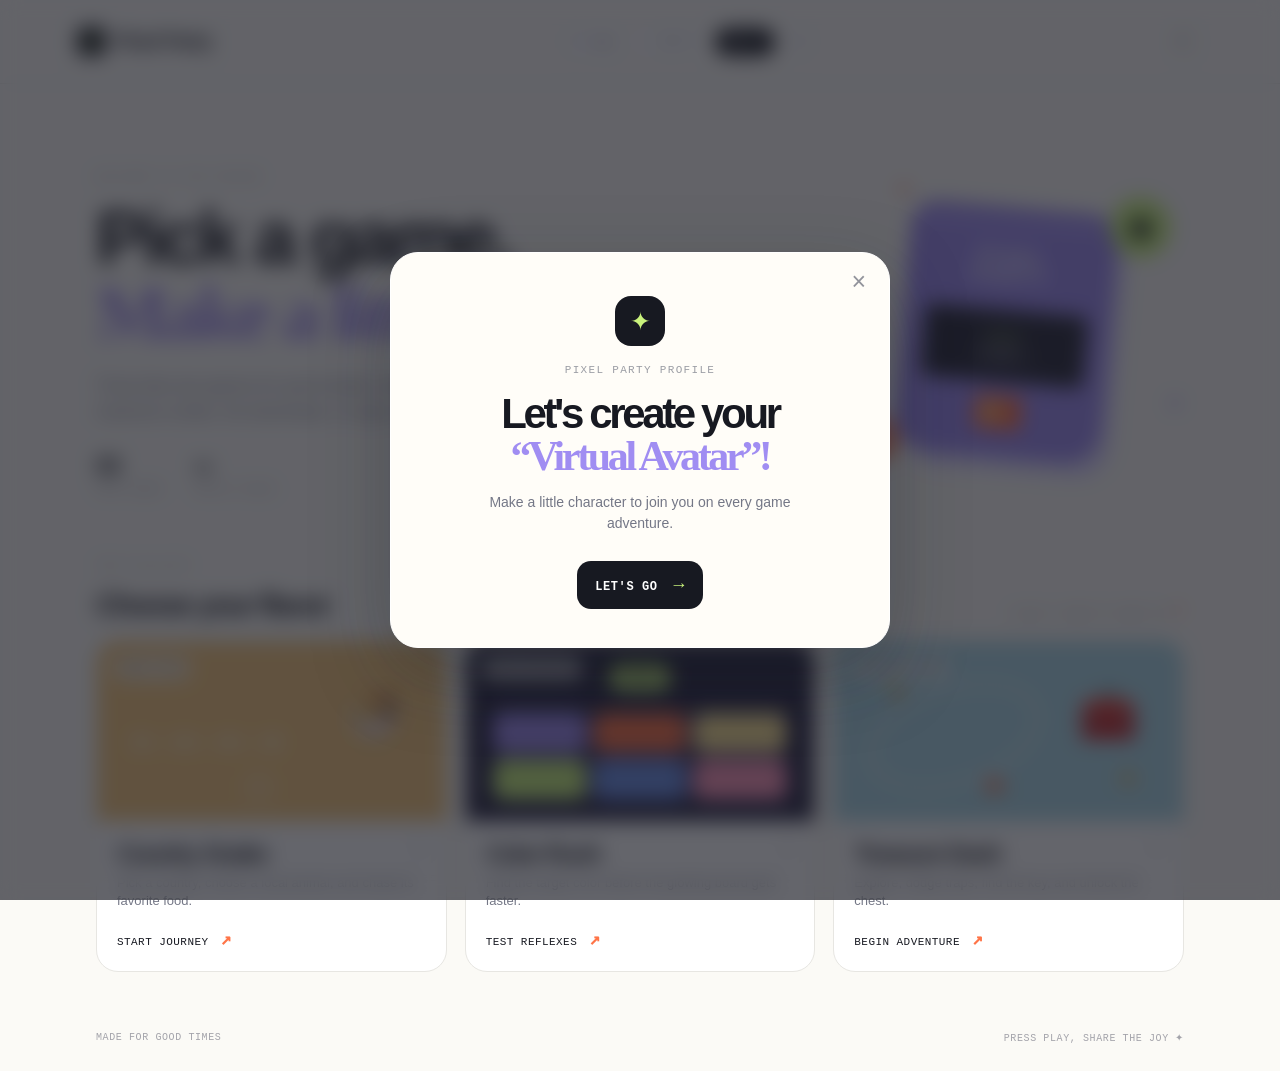
<file: index.html>
<!doctype html>
<html lang="en">
<head>
  <meta charset="UTF-8" />
  <meta name="viewport" content="width=device-width, initial-scale=1.0" />
  <title>Pixel Party — tiny games, big smiles</title>
  <link rel="stylesheet" href="styles.css" />
</head>
<body class="home-page">
  <header class="site-header">
    <a class="brand" href="index.html"><span class="brand-mark">✦</span> Pixel Party</a>
    <div class="header-tools"><span class="points-pill">✦ <b id="partyPoints">0</b> pts</span><button class="header-action" id="searchToggle">⌕ Search</button><button class="header-action shop-action" id="shopToggle">Shop ↗</button><button class="voice-action" id="voiceButton" aria-label="Game sound volume">♬</button></div>
  </header>

  <main class="home-main">
    <section class="hero">
      <div class="hero-copy">
        <p class="eyebrow">WELCOME TO THE ARCADE</p>
        <h1>Pick a game.<br /><em>Make a little magic.</em></h1>
        <p class="hero-text">Three bite-size games for quick breaks, friendly rivalries, and maximum smiles. No downloads, no sign-ups — just play.</p>
        <div class="hero-stats"><span><strong>03</strong> mini games</span><span><strong>∞</strong> replay value</span></div>
      </div>
      <div class="hero-art" aria-hidden="true">
        <div class="spark spark-a">✦</div><div class="spark spark-b">✦</div><div class="spark spark-c">✦</div>
        <div class="arcade-card"><span class="arcade-top">PIXEL<br />PARTY</span><span class="arcade-screen">READY<br /><b>PLAYER 1</b></span><span class="arcade-stick"></span></div>
        <div class="floating-disc disc-one">◉</div><div class="floating-disc disc-two">✚</div>
      </div>
    </section>

    <section class="games-section">
      <div class="section-heading"><div><p class="eyebrow">THE PLAYLIST</p><h2>Choose your flavor</h2></div><span class="section-note">Click a card to jump in <span>↗</span></span></div>
      <div class="game-grid">
        <a class="game-card snake-card" href="snake.html">
          <div class="card-art"><span class="level-tag">WORLD TOUR</span><span class="snake-preview">●—●—●—●</span><span class="snake-food-preview">🍜</span><span class="snake-globe-preview">◎</span></div>
          <div class="card-body"><div class="card-index">01</div><h3>Country Snake</h3><p>Pick a country, choose a local animal, and chase its favorite food.</p><span class="play-link">Start journey <b>↗</b></span></div>
        </a>
        <a class="game-card reaction-card" href="reaction.html">
          <div class="card-art"><span class="level-tag">QUICK REFLEXES</span><span class="reaction-target">PURPLE</span><span class="reaction-tiles"><i></i><i></i><i></i><i></i><i></i><i></i></span></div>
          <div class="card-body"><div class="card-index">02</div><h3>Color Rush</h3><p>Find the target color before the glowing board gets faster.</p><span class="play-link">Test reflexes <b>↗</b></span></div>
        </a>
        <a class="game-card treasure-card" href="treasure.html">
          <div class="card-art"><span class="level-tag">ADVENTURE MODE</span><span class="map-path"></span><span class="map-coin coin-a">●</span><span class="map-coin coin-b">●</span><span class="map-chest">🧰</span><span class="map-flag">⚑</span></div>
          <div class="card-body"><div class="card-index">03</div><h3>Treasure Dash</h3><p>Explore, dodge traps, find the key, and unlock the chest.</p><span class="play-link">Begin adventure <b>↗</b></span></div>
        </a>
      </div>
    </section>
</main>
  <footer class="site-footer"><span>Made for good times</span><span>Press play, share the joy ✦</span></footer>
<div class="portal-search" id="portalSearch" hidden><input id="gameSearch" type="search" placeholder="Search games..." autocomplete="off"><div id="searchResults"></div></div>
<div class="portal-modal" id="shopModal" hidden><div class="portal-panel shop-panel"><button class="portal-close" data-close="shopModal">×</button><p class="eyebrow">PIXEL PARTY MARKET</p><div class="shop-heading"><div><h2>Little Shop</h2><p class="portal-muted">Spend your game points on a fresh look.</p></div><span class="shop-wallet">✦ <b id="shopPoints">0</b></span></div><div class="shop-section"><p class="shop-label">CLOTHES FOR YOUR AVATAR</p><div class="shop-items" id="clothingItems"></div></div><div class="shop-section"><p class="shop-label">HAIR STUDIO</p><div class="shop-items" id="hairItems"></div></div><div class="shop-section"><p class="shop-label">BACKGROUNDS</p><div class="shop-items" id="backgroundItems"></div></div><div class="shop-section purchase-history"><p class="shop-label">PURCHASE HISTORY</p><div id="purchaseHistory"><span class="portal-muted">No purchases yet.</span></div></div></div></div>
<div class="portal-modal" id="voiceModal" hidden><div class="portal-panel voice-panel"><button class="portal-close" data-close="voiceModal">×</button><p class="eyebrow">GAME AUDIO</p><h2>Sound level</h2><p class="portal-muted">Set the volume for Pixel Party sounds.</p><div class="volume-readout"><span>quiet</span><b id="volumeValue">70%</b><span>loud</span></div><input class="volume-slider" id="volumeSlider" type="range" min="0" max="100" value="70"><div class="volume-marks"><span>0%</span><span>50%</span><span>100%</span></div></div></div>
<div class="avatar-modal" id="avatarModal" aria-hidden="true">
  <div class="avatar-dialog welcome-dialog" id="avatarWelcome">
    <button class="modal-close" id="avatarClose" aria-label="Close">×</button>
    <div class="modal-spark">✦</div><p class="eyebrow">PIXEL PARTY PROFILE</p>
    <h2>Let's create your<br><em>“Virtual Avatar”!</em></h2>
    <p class="modal-copy">Make a little character to join you on every game adventure.</p>
    <button class="primary-avatar-btn" id="avatarStart">Let's go <span>→</span></button>
  </div>
  <div class="avatar-dialog choose-dialog" id="avatarChoose" hidden>
    <button class="modal-close" id="avatarChooseClose" aria-label="Close">×</button>
    <p class="eyebrow">STEP 01 / 02</p><h2>Choose your<br><em>“Virtual Avatar's”</em></h2><p class="modal-copy">Choose a character to take with you through Pixel Party.</p>
    <div class="avatar-options">
      <button class="avatar-option" data-gender="boy"><span class="avatar-person boy-person"><i class="avatar-face">•ᴗ•</i><i class="avatar-shirt"></i><i class="avatar-shorts"></i></span><b>Boy</b></button>
      <button class="avatar-option" data-gender="girl"><span class="avatar-person girl-person"><i class="avatar-face">•ᴗ•</i><i class="avatar-dress"></i></span><b>Girl</b></button>
    </div>
    <button class="skin-next" id="skinNext" hidden>skin <span>→</span></button>
  </div>
</div>
<script src="avatar.js"></script>
</body>
</html>
</file>
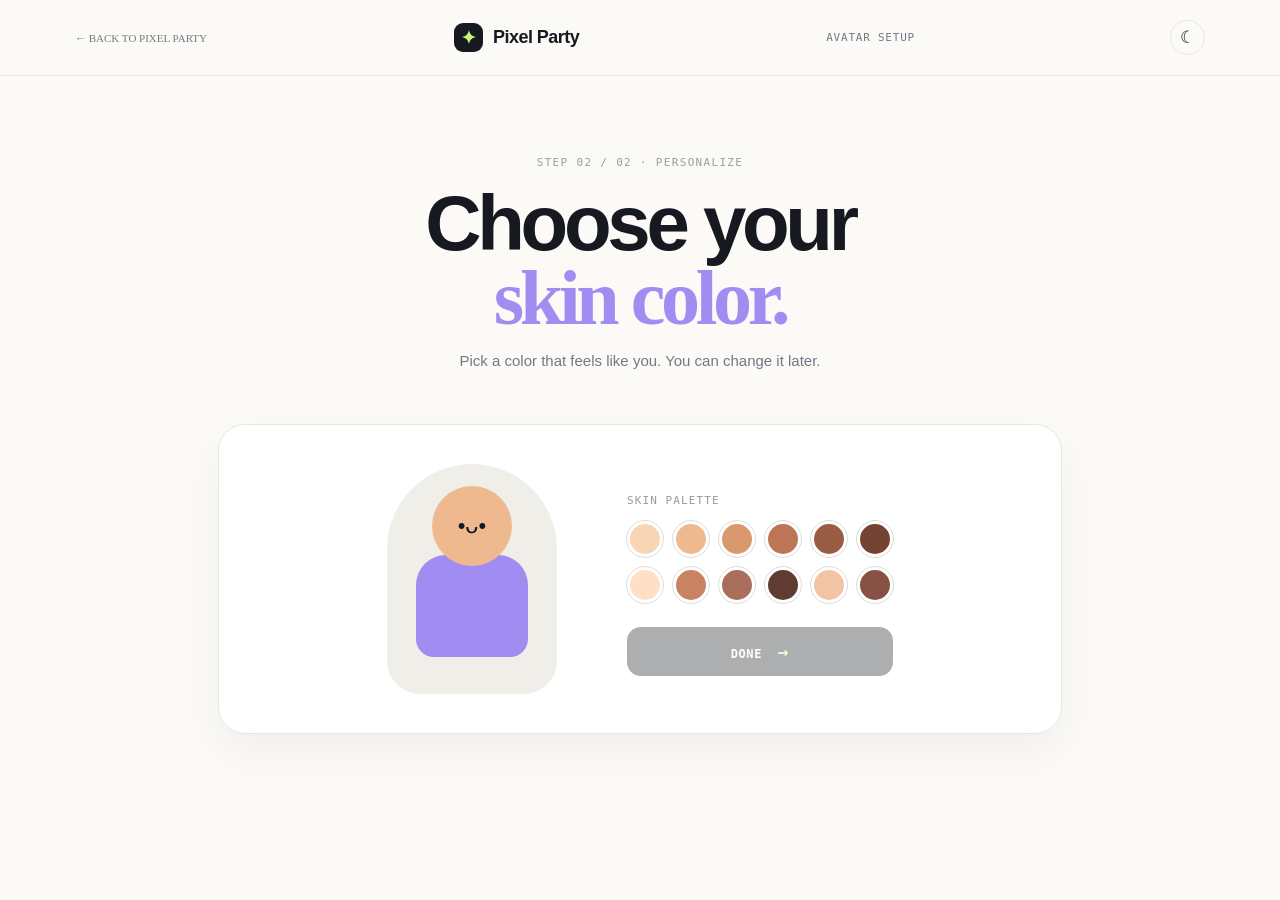
<file: avatar.html>
<!doctype html><html lang="en"><head><meta charset="UTF-8"><meta name="viewport" content="width=device-width,initial-scale=1"><title>Choose your skin — Pixel Party</title><link rel="stylesheet" href="styles.css"></head><body class="avatar-page"><header class="game-header"><a class="back-link" href="index.html">← back to Pixel Party</a><a class="brand game-title" href="index.html"><span class="brand-mark">✦</span> Pixel Party</a><span class="control-hint">avatar setup</span></header><main class="skin-main"><div class="skin-intro"><p class="eyebrow">STEP 02 / 02 · PERSONALIZE</p><h1>Choose your<br><em>skin color.</em></h1><p>Pick a color that feels like you. You can change it later.</p></div><section class="skin-panel"><div class="skin-preview" id="skinPreview"><span class="preview-face">•ᴗ•</span><span class="preview-body"></span></div><div class="palette-wrap"><p class="palette-label">SKIN PALETTE</p><div class="skin-palette" id="skinPalette"><button data-color="#f8d5b3" aria-label="peach"></button><button data-color="#efb98f" aria-label="sand"></button><button data-color="#d9986e" aria-label="caramel"></button><button data-color="#bd7655" aria-label="copper"></button><button data-color="#9a5c43" aria-label="cedar"></button><button data-color="#754331" aria-label="walnut"></button><button data-color="#ffe0c6" aria-label="cream"></button><button data-color="#c98262" aria-label="terracotta"></button><button data-color="#a96f5a" aria-label="rosewood"></button><button data-color="#603b31" aria-label="espresso"></button><button data-color="#f3c4a3" aria-label="apricot"></button><button data-color="#875244" aria-label="mahogany"></button></div><button class="save-avatar" id="saveAvatar" disabled>Done <span>→</span></button></div></section></main><script src="avatar.js"></script></body></html>
</file>
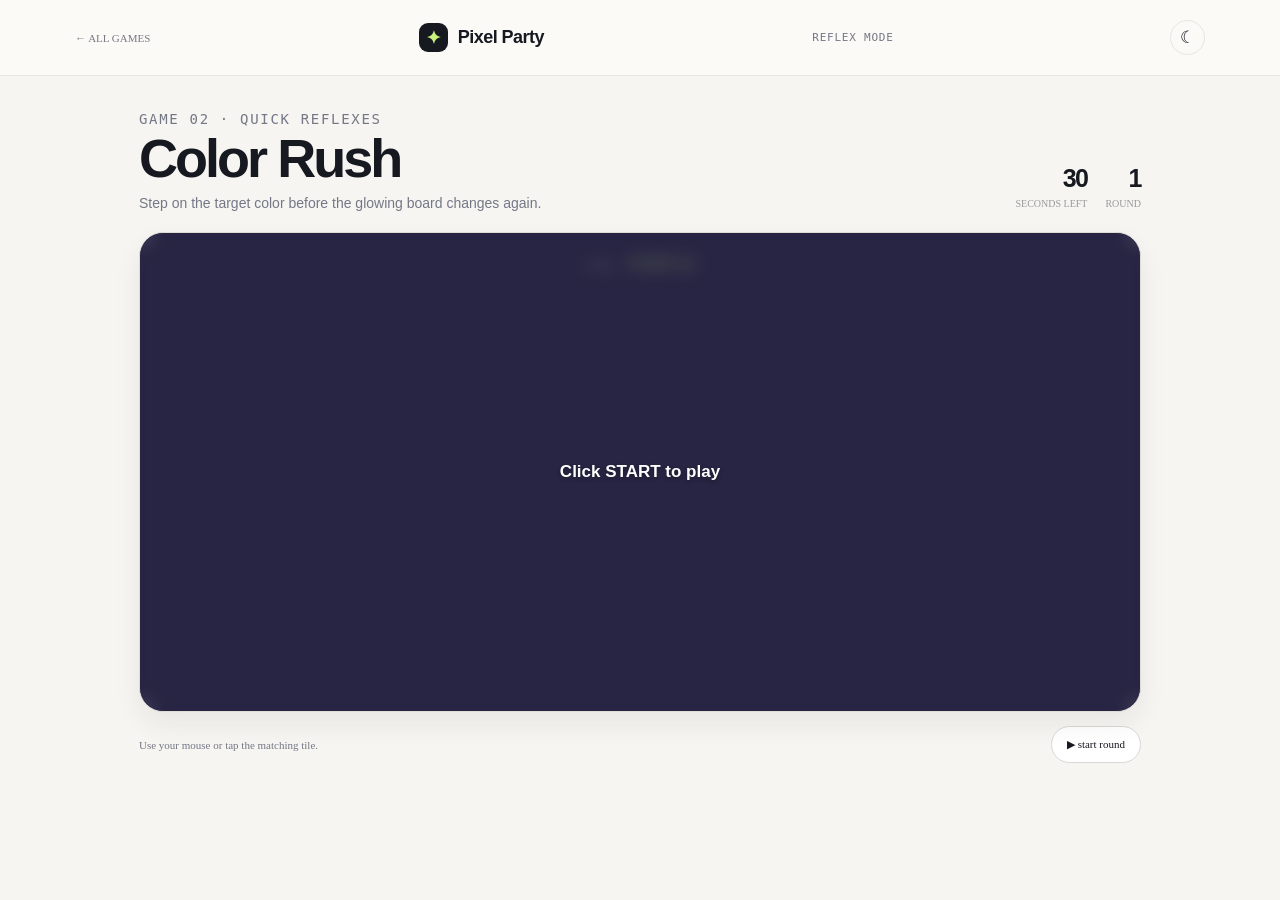
<file: reaction.html>
<!doctype html><html lang="en"><head><meta charset="UTF-8"><meta name="viewport" content="width=device-width,initial-scale=1"><title>Color Rush — Pixel Party</title><link rel="stylesheet" href="styles.css"></head><body class="game-page"><header class="game-header"><a class="back-link" href="index.html">← all games</a><a class="brand game-title" href="index.html"><span class="brand-mark">✦</span> Pixel Party</a><span class="control-hint">reflex mode</span></header><main class="game-shell"><div class="game-intro"><div><p class="eyebrow">GAME 02 · QUICK REFLEXES</p><h1>Color Rush</h1><p>Step on the target color before the glowing board changes again.</p></div><div class="scoreboard"><div><span class="score-number" id="rushTime">30</span><span class="score-label">seconds left</span></div><div><span class="score-number" id="rushRound">1</span><span class="score-label">round</span></div></div></div><section class="play-board rush-board" id="rushBoard"><div class="rush-target">FIND <strong id="rushTarget">PURPLE</strong></div><div class="rush-grid" id="rushGrid"></div><div class="rush-overlay" id="rushOverlay">Click START to play</div></section><div class="game-controls"><div class="tip">Use your mouse or tap the matching tile.</div><button class="reset-btn" id="rushStart">▶ start round</button></div></main><script src="games.js"></script></body></html>
</file>
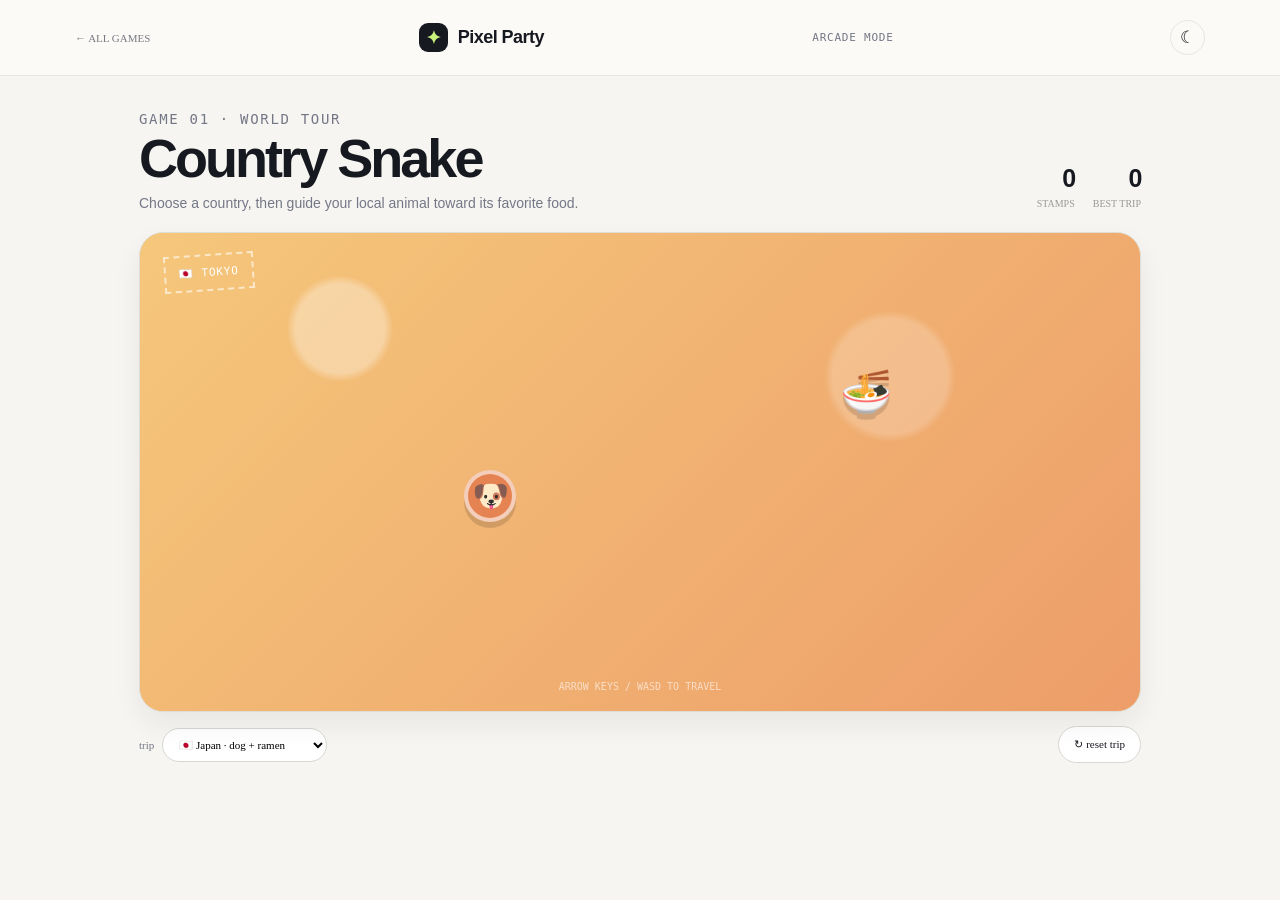
<file: snake.html>
<!doctype html><html lang="en"><head><meta charset="UTF-8"><meta name="viewport" content="width=device-width,initial-scale=1"><title>Country Snake — Pixel Party</title><link rel="stylesheet" href="styles.css"></head><body class="game-page"><header class="game-header"><a class="back-link" href="index.html">← all games</a><a class="brand game-title" href="index.html"><span class="brand-mark">✦</span> Pixel Party</a><span class="control-hint">arcade mode</span></header><main class="game-shell"><div class="game-intro"><div><p class="eyebrow">GAME 01 · WORLD TOUR</p><h1>Country Snake</h1><p>Choose a country, then guide your local animal toward its favorite food.</p></div><div class="scoreboard"><div><span class="score-number" id="snakeScore">0</span><span class="score-label">stamps</span></div><div><span class="score-number" id="snakeBest">0</span><span class="score-label">best trip</span></div></div></div><section class="play-board snake-board" id="snakeBoard"><div class="snake-world" id="snakeWorld"></div><div class="snake-stamp" id="snakeStamp">🇯🇵 TOKYO</div><div class="snake-food-target" id="snakeFood">🍜</div><div class="snake-body" id="snakeBody"><span class="snake-head" id="snakeHead">🐶</span></div><div class="snake-hint">arrow keys / WASD to travel</div></section><div class="game-controls"><div class="skin-picker"><span>trip</span><select class="country-select" id="snakeCountry"><option value="🇯🇵 TOKYO|🐶|🍜|#f5c77b">🇯🇵 Japan · dog + ramen</option><option value="🇲🇽 MEXICO|🦊|🌮|#f39b6e">🇲🇽 Mexico · fox + tacos</option><option value="🇫🇷 PARIS|🐱|🥐|#a9d6e5">🇫🇷 France · cat + croissant</option><option value="🇮🇹 ROME|🐼|🍕|#e9a06f">🇮🇹 Italy · panda + pizza</option></select></div><button class="reset-btn" id="snakeReset">↻ reset trip</button></div></main><script src="games.js"></script></body></html>
</file>
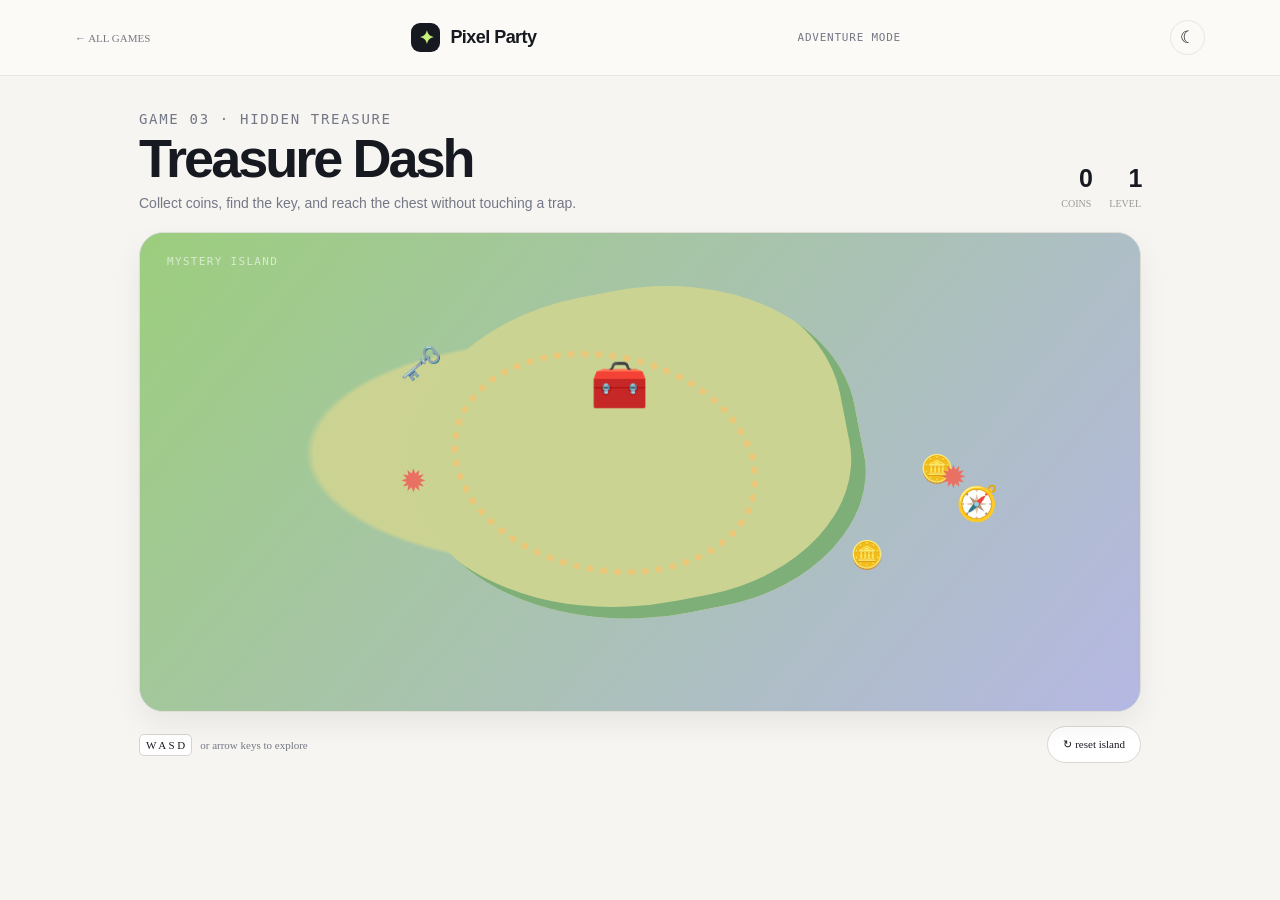
<file: treasure.html>
<!doctype html><html lang="en"><head><meta charset="UTF-8"><meta name="viewport" content="width=device-width,initial-scale=1"><title>Treasure Dash — Pixel Party</title><link rel="stylesheet" href="styles.css"></head><body class="game-page"><header class="game-header"><a class="back-link" href="index.html">← all games</a><a class="brand game-title" href="index.html"><span class="brand-mark">✦</span> Pixel Party</a><span class="control-hint">adventure mode</span></header><main class="game-shell"><div class="game-intro"><div><p class="eyebrow">GAME 03 · HIDDEN TREASURE</p><h1>Treasure Dash</h1><p>Collect coins, find the key, and reach the chest without touching a trap.</p></div><div class="scoreboard"><div><span class="score-number" id="dashCoins">0</span><span class="score-label">coins</span></div><div><span class="score-number" id="dashLevel">1</span><span class="score-label">level</span></div></div></div><section class="play-board dash-board" id="dashBoard"><div class="dash-map"><span class="map-label">MYSTERY ISLAND</span><span class="dash-path"></span><button class="dash-player" id="dashPlayer">🧭</button><span class="dash-item dash-coin dcoin-a">🪙</span><span class="dash-item dash-coin dcoin-b">🪙</span><span class="dash-item dash-key">🗝️</span><span class="dash-item dash-trap trap-a">✹</span><span class="dash-item dash-trap trap-b">✹</span><span class="dash-item dash-chest">🧰</span><div class="dash-message" id="dashMessage"></div></div></section><div class="game-controls"><div class="tip"><span class="key">W A S D</span> or arrow keys to explore</div><button class="reset-btn" id="dashReset">↻ reset island</button></div></main><script src="games.js"></script></body></html>
</file>
<file: styles.css>
:root{--ink:#171921;--muted:#747786;--cream:#fbfaf6;--line:#e7e6e2;--lime:#c9f27c;--orange:#ff7447;--lav:#dcd5ff;--mint:#c8f1db;--yellow:#ffe694;--radius:22px}*{box-sizing:border-box}body{margin:0;background:var(--cream);color:var(--ink);font-family:Arial,Helvetica,sans-serif}a{color:inherit;text-decoration:none}.site-header{height:84px;display:flex;align-items:center;justify-content:space-between;padding:0 clamp(24px,6vw,96px);border-bottom:1px solid var(--line)}.brand{font-size:20px;font-weight:700;letter-spacing:-.04em;display:flex;align-items:center;gap:10px}.brand-mark{display:grid;place-items:center;width:29px;height:29px;background:var(--ink);color:var(--lime);border-radius:9px;font-size:18px}.header-pill,.control-hint{font-family:monospace;font-size:11px;text-transform:uppercase;letter-spacing:.07em;color:var(--muted)}.live-dot{display:inline-block;width:7px;height:7px;border-radius:50%;background:#56c777;margin-right:8px}.home-main{max-width:1240px;margin:auto;padding:54px clamp(24px,6vw,76px) 40px}.hero{min-height:390px;display:flex;justify-content:space-between;align-items:center}.eyebrow{font:500 11px monospace;letter-spacing:.12em;color:#9b9da4;margin:0 0 17px}.hero h1{font-size:clamp(47px,6vw,82px);line-height:.98;letter-spacing:-.075em;margin:0 0 22px}.hero h1 em{font-style:normal;color:#a08df2}.hero-text{max-width:438px;color:var(--muted);font-size:16px;line-height:1.6;margin:0}.hero-stats{display:flex;gap:33px;margin-top:29px;color:#9698a0;font:11px monospace;text-transform:uppercase}.hero-stats strong{display:block;color:var(--ink);font:700 23px Arial;letter-spacing:-.05em;margin-bottom:3px}.hero-art{width:350px;height:315px;position:relative}.arcade-card{width:207px;height:250px;border-radius:26px 26px 35px 35px;background:#9b89f1;position:absolute;left:68px;top:31px;transform:rotate(5deg);box-shadow:12px 15px 0 #dfd9ff;padding:27px 21px}.arcade-card:before{content:'';position:absolute;inset:14px 12px auto;height:5px;border-radius:5px;background:#b9abf5}.arcade-top{display:block;color:#fff;text-align:center;font:700 20px/1 Arial;letter-spacing:.12em;margin-top:12px}.arcade-screen{display:block;background:#252536;color:var(--lime);text-align:center;margin-top:23px;padding:20px 5px 18px;border-radius:10px;font:12px/1.5 monospace;letter-spacing:.04em;box-shadow:inset 0 0 0 5px #454459}.arcade-screen b{font-size:10px;color:#fff}.arcade-stick{position:absolute;width:47px;height:34px;background:#ff7447;border-radius:5px;bottom:27px;left:79px}.arcade-stick:after{content:'';position:absolute;width:15px;height:15px;border-radius:50%;background:#ffe694;left:9px;top:9px}.floating-disc{position:absolute;display:grid;place-items:center;border-radius:50%;font-size:26px;font-weight:700}.disc-one{background:var(--lime);width:61px;height:61px;right:13px;top:21px;transform:rotate(10deg)}.disc-two{background:var(--orange);color:#fff;width:47px;height:47px;left:16px;bottom:29px;transform:rotate(-11deg)}.spark{position:absolute;color:#ff7447;font-size:21px}.spark-a{top:2px;left:61px}.spark-b{right:0;bottom:75px;color:#a08df2}.spark-c{left:3px;top:90px;color:#c9f27c}.games-section{margin-top:32px}.section-heading{display:flex;justify-content:space-between;align-items:end;margin-bottom:18px}.section-heading h2{font-size:29px;letter-spacing:-.06em;margin:0}.section-note{font:11px monospace;text-transform:uppercase;color:#999aa1}.section-note span{color:var(--orange);font-size:18px}.game-grid{display:grid;grid-template-columns:repeat(3,1fr);gap:18px}.game-card{background:#fff;border:1px solid var(--line);border-radius:var(--radius);overflow:hidden;transition:transform .2s,box-shadow .2s}.game-card:hover{transform:translateY(-7px);box-shadow:0 18px 35px #2020200d}.card-art{height:180px;position:relative;overflow:hidden}.co-op-card .card-art{background:#d9f1eb}.garden-card .card-art{background:#cdeedb}.snack-card .card-art{background:#ffdfb7}.level-tag{position:absolute;z-index:3;top:15px;left:15px;background:#ffffffa8;border-radius:20px;padding:7px 10px;font:500 9px monospace;letter-spacing:.05em}.co-op-characters{position:absolute;left:80px;top:58px;display:flex;gap:29px}.co-op-characters i{display:grid;place-items:center;width:47px;height:47px;border-radius:13px 13px 17px 17px;color:#fff;font-size:26px;font-style:normal;box-shadow:0 7px 0 #0001}.char-red{background:#ff7355}.char-blue{background:#668be9}.art-ground{position:absolute;bottom:0;width:100%;height:47px;background:#8fc99c}.art-gate{position:absolute;right:28px;bottom:42px;background:#fff8;border:3px solid #fff;border-bottom:0;width:37px;height:50px;border-radius:8px 8px 0 0;display:grid;place-items:center;color:#fff;font-size:24px}.sun{position:absolute;right:26px;top:25px;color:#ffaf33;font-size:39px}.garden-cloud{position:absolute;background:#fff8;border-radius:30px;width:79px;height:21px;top:54px}.garden-cloud:before,.garden-cloud:after{content:'';position:absolute;background:inherit;border-radius:50%;width:31px;height:31px;bottom:0}.garden-cloud:before{left:10px}.garden-cloud:after{left:35px}.cloud-a{left:35px}.cloud-b{right:68px;top:89px;transform:scale(.65)}.garden-hills{position:absolute;bottom:-31px;left:-10%;width:120%;height:83px;border-radius:50% 50% 0 0;background:#96d09e}.garden-crops{position:absolute;bottom:18px;left:73px;color:#f6b340;font-size:28px;letter-spacing:2px}.snack-grid{position:absolute;inset:0;background:linear-gradient(90deg,#fff2 1px,transparent 1px),linear-gradient(#fff2 1px,transparent 1px);background-size:22px 22px;transform:perspective(100px) rotateX(30deg) scale(1.4);transform-origin:center bottom}.snack-chain{position:absolute;left:31px;top:95px;color:#ef835c;font-size:20px;letter-spacing:1px}.snack-food{position:absolute;right:39px;top:52px;font-size:46px;filter:drop-shadow(0 7px 0 #0001)}.snack-globe{position:absolute;bottom:10px;left:44%;font-size:30px;color:#f3a23e}.card-body{position:relative;padding:19px 20px 21px}.card-index{color:#b5b5bd;font:11px monospace;position:absolute;right:19px;top:20px}.card-body h3{font-size:24px;letter-spacing:-.06em;margin:0 0 6px}.card-body p{font-size:13px;color:var(--muted);margin:0 0 18px;line-height:1.4}.play-link{font:11px monospace;text-transform:uppercase;letter-spacing:.04em}.play-link b{color:var(--orange);font-size:18px;margin-left:5px}.site-footer{max-width:1240px;margin:0 auto;padding:20px clamp(24px,6vw,76px) 28px;display:flex;justify-content:space-between;color:#a3a3aa;font:10px monospace;text-transform:uppercase;letter-spacing:.06em}
/* game pages */
.game-page{min-height:100vh;background:#f6f5f1}.game-header{height:76px;padding:0 clamp(20px,6vw,75px);display:flex;align-items:center;justify-content:space-between;border-bottom:1px solid var(--line);background:#fbfaf6}.back-link{font:11px 'DM Mono';text-transform:uppercase;color:#777983}.back-link:hover{color:var(--orange)}.game-title{font-size:18px;letter-spacing:-.04em}.game-shell{max-width:1050px;margin:auto;padding:35px 24px 55px}.game-intro{display:flex;align-items:end;justify-content:space-between;margin-bottom:21px}.game-intro h1{font-size:clamp(34px,5vw,54px);letter-spacing:-.08em;margin:0 0 6px}.game-intro p{color:var(--muted);margin:0;font-size:14px}.scoreboard{display:flex;gap:18px;text-align:right}.score-number{display:block;font-size:25px;font-weight:700;letter-spacing:-.06em}.score-label{font:10px 'DM Mono';color:#999;text-transform:uppercase}.play-board{position:relative;overflow:hidden;border-radius:24px;border:1px solid #dfddd6;box-shadow:0 12px 28px #2221}.game-controls{display:flex;justify-content:space-between;align-items:center;margin-top:14px;color:var(--muted);font:11px 'DM Mono'}.reset-btn,.shop-btn{border:1px solid #d8d7d2;background:#fff;border-radius:30px;padding:11px 15px;font:11px 'DM Mono';cursor:pointer;color:var(--ink)}.reset-btn:hover,.shop-btn:hover{background:var(--ink);color:#fff}.tip{display:flex;gap:8px;align-items:center}.key{border:1px solid #d5d4d0;background:#fff;padding:4px 6px;border-radius:5px;color:var(--ink)}
/* buddy */
.buddy-board{height:480px;background:#cfeee5}.buddy-sky{position:absolute;inset:0;background:linear-gradient(#cceff0 0%,#e8f6e3 72%)}.buddy-cloud{position:absolute;width:110px;height:26px;background:#fff8;border-radius:30px;top:54px}.buddy-cloud:before,.buddy-cloud:after{content:'';position:absolute;width:46px;height:46px;background:inherit;border-radius:50%;bottom:0}.buddy-cloud:before{left:15px}.buddy-cloud:after{right:14px}.buddy-cloud.one{left:10%}.buddy-cloud.two{right:13%;top:100px;transform:scale(.7)}.buddy-ground{position:absolute;bottom:0;left:0;right:0;height:100px;background:#89c996}.buddy-ground:before{content:'';position:absolute;top:-8px;left:0;right:0;height:12px;background:repeating-linear-gradient(110deg,transparent 0 18px,#69b77c 19px 21px)}.buddy-platform{position:absolute;bottom:100px;height:14px;background:#8c6a59;border-radius:8px}.plat-a{left:4%;width:23%}.plat-b{left:37%;width:19%;bottom:178px}.plat-c{right:5%;width:24%;bottom:252px}.buddy-goal{position:absolute;right:9%;bottom:266px;height:72px;width:48px;border-left:5px solid #383946}.buddy-goal:after{content:'⚑';position:absolute;left:0;top:-18px;color:#ff7447;font-size:37px}.player{position:absolute;bottom:113px;width:37px;height:47px;border-radius:12px 12px 10px 10px;display:grid;place-items:center;color:#fff;font-size:21px;transition:bottom .1s,left .1s}.player:after{content:'';position:absolute;bottom:-7px;width:43px;height:8px;border-radius:50%;background:#0001}.player-red{background:#fa6c55;left:13%;}.player-blue{background:#608be4;left:20%;bottom:113px}.player.red-jump,.player.blue-jump{bottom:205px}.player-red:before,.player-blue:before{content:'';position:absolute;top:11px;left:-12px;width:10px;height:5px;background:inherit;border-radius:5px}.player-blue:before{left:auto;right:-12px}.buddy-message{position:absolute;left:50%;top:22px;transform:translateX(-50%);background:#fff;border-radius:20px;padding:10px 16px;font-size:12px;box-shadow:0 5px 15px #0001;opacity:0;transition:opacity .2s}.buddy-message.show{opacity:1}.buddy-start{position:absolute;left:15px;bottom:116px;color:#fff;font:10px 'DM Mono';text-transform:uppercase}
/* garden */
.garden-board{min-height:460px;background:#d8f0df;padding:26px;display:flex;gap:24px}.farm-area{position:relative;flex:1;min-height:390px;border-radius:18px;background:linear-gradient(#a9dbb1 0 46%,#8cc795 46%);overflow:hidden}.farm-area:before{content:'MY LITTLE FARM';position:absolute;top:22px;left:25px;color:#fff9;font:11px 'DM Mono';letter-spacing:.12em}.farm-sun{position:absolute;right:35px;top:21px;color:#ffc252;font-size:34px}.plot{position:absolute;bottom:36px;left:8%;width:84%;height:194px;background:#9f704b;border-radius:32px;transform:perspective(300px) rotateX(8deg);box-shadow:inset 0 12px #8b5f42}.plot:before{content:'';position:absolute;inset:27px 18px;background:repeating-linear-gradient(0deg,transparent 0 28px,#c2915c 29px 33px)}.crop{position:absolute;z-index:2;font-size:34px;cursor:pointer;transition:transform .2s}.crop:hover{transform:scale(1.15)}.crop.one{left:18%;bottom:135px}.crop.two{left:47%;bottom:85px}.crop.three{left:72%;bottom:142px}.crop.four{left:31%;bottom:58px}.farm-sign{position:absolute;left:8%;bottom:23px;color:#fff;font:10px 'DM Mono'}.garden-shop{width:220px;background:#fff;border-radius:18px;padding:20px;align-self:stretch}.garden-shop h3{font-size:21px;letter-spacing:-.06em;margin:0 0 6px}.garden-shop>p{font-size:12px;color:var(--muted);margin:0 0 18px;line-height:1.4}.coin-balance{background:#fff3bc;border-radius:10px;padding:13px;margin-bottom:17px;font:12px 'DM Mono'}.coin-balance b{font-size:19px}.seed-item{display:flex;align-items:center;gap:9px;padding:11px 0;border-top:1px solid #eee;cursor:pointer}.seed-icon{font-size:22px}.seed-info{flex:1;font-size:12px}.seed-info small{display:block;color:#999;font:10px 'DM Mono';margin-top:3px}.buy-seed{background:var(--ink);border:0;border-radius:15px;color:#fff;padding:7px 9px;font:10px 'DM Mono';cursor:pointer}.buy-seed:disabled{opacity:.35}.garden-toast{position:absolute;left:50%;top:17px;transform:translateX(-50%);background:#fff;border-radius:20px;padding:10px 16px;box-shadow:0 5px 15px #0001;opacity:0;transition:opacity .2s;font-size:12px}.garden-toast.show{opacity:1}
/* snack */
.snack-board{height:480px;background:#f6c98e}.snack-topbar{position:absolute;top:17px;left:22px;right:22px;display:flex;justify-content:space-between;z-index:3;color:#fff;font:11px 'DM Mono';text-transform:uppercase}.snack-field{position:absolute;inset:0;background:radial-gradient(circle at 50% 45%,#fbe2b7 0 18%,transparent 19%),linear-gradient(135deg,#f6bc7b,#ec9f71)}.snack-field:after{content:'TOKYO • PARIS • MEXICO';position:absolute;bottom:23px;left:50%;transform:translateX(-50%);color:#fff8;font:10px 'DM Mono';letter-spacing:.12em;white-space:nowrap}.snack-food-target{position:absolute;z-index:2;font-size:38px;transition:all .15s}.food-a{left:72%;top:22%}.snack-player{position:absolute;z-index:3;left:36%;top:53%;font-size:39px;line-height:1;transition:left .13s,top .13s;filter:drop-shadow(0 6px 0 #0002)}.snack-score-pop{position:absolute;z-index:4;color:#fff;font-weight:700;opacity:0;transition:opacity .2s}.snack-score-pop.show{opacity:1}.skin-picker{display:flex;gap:8px;align-items:center}.skin-btn{width:37px;height:33px;border:1px solid #ddd;background:#fff;border-radius:9px;cursor:pointer;font-size:18px}.skin-btn.active{border:2px solid var(--orange)}.country-select{border:1px solid #d8d7d2;background:#fff;border-radius:20px;padding:9px 12px;font:11px 'DM Mono'}
@media(max-width:760px){.hero{min-height:auto;display:block;padding-bottom:30px}.hero-art{margin:35px auto 0;transform:scale(.82);transform-origin:center top;height:265px}.game-grid{grid-template-columns:1fr}.section-heading{align-items:start;gap:10px;flex-direction:column}.site-footer{gap:12px;flex-direction:column}.game-intro{align-items:start;gap:17px;flex-direction:column}.buddy-board,.snack-board{height:400px}.garden-board{padding:12px;display:block}.farm-area{min-height:330px}.garden-shop{margin-top:12px;width:auto}.game-controls{gap:12px;align-items:start;flex-direction:column}.snack-topbar{font-size:9px}.header-pill{display:none}}
.snake-card .card-art{background:#f5c77b}.snake-preview{position:absolute;left:36px;top:86px;color:#fff;font-size:24px;letter-spacing:3px}.snake-food-preview{position:absolute;right:45px;top:47px;font-size:44px}.snake-globe-preview{position:absolute;left:42%;bottom:15px;font-size:36px;color:#fff8}.reaction-card .card-art{background:#25233f}.reaction-target{position:absolute;left:50%;top:23px;transform:translateX(-50%);background:#c9f27c;color:#25233f;border-radius:20px;padding:8px 13px;font:700 10px monospace}.reaction-tiles{position:absolute;left:28px;right:28px;top:72px;bottom:22px;display:grid;grid-template-columns:repeat(3,1fr);gap:8px}.reaction-tiles i{border-radius:8px;background:#a08df2;box-shadow:0 0 13px #a08df277}.reaction-tiles i:nth-child(2),.rush-grid button:nth-child(2){background:#ff7447}.reaction-tiles i:nth-child(3),.rush-grid button:nth-child(3){background:#ffe694}.reaction-tiles i:nth-child(4),.rush-grid button:nth-child(4){background:#c9f27c}.reaction-tiles i:nth-child(5),.rush-grid button:nth-child(5){background:#6b8fe8}.reaction-tiles i:nth-child(6),.rush-grid button:nth-child(6){background:#ff96b9}.treasure-card .card-art{background:#abd8e6}.map-path{position:absolute;width:180px;height:100px;border:6px dashed #fff9;border-radius:50%;left:30px;top:45px;transform:rotate(-18deg)}.map-coin{position:absolute;color:#f2ac37;font-size:27px}.coin-a{left:54px;top:34px}.coin-b{right:47px;bottom:28px}.map-chest{position:absolute;right:45px;top:47px;font-size:48px}.map-flag{position:absolute;left:42%;bottom:15px;font-size:30px;color:#ff7447}
.snake-board{height:480px;background:#f5c77b}.snake-world{position:absolute;inset:0;background:radial-gradient(circle at 20% 20%,#fff5 0 5%,transparent 6%),radial-gradient(circle at 75% 30%,#fff3 0 7%,transparent 8%),linear-gradient(135deg,#f5c77b,#ed9d69)}.snake-stamp{position:absolute;left:24px;top:21px;padding:10px 13px;border:2px dashed #fff9;color:#fff;font:11px monospace;letter-spacing:.08em;transform:rotate(-4deg)}.snake-food-target{position:absolute;right:22%;top:28%;font-size:42px;filter:drop-shadow(0 6px 0 #0002)}.snake-body{position:absolute;left:35%;top:55%;display:flex;flex-direction:row-reverse;font-size:31px;letter-spacing:-4px;filter:drop-shadow(0 6px 0 #0002);transition:left .12s,top .12s}.snake-head{font-size:40px;z-index:2}.snake-body:before,.snake-body:after{content:'●';color:#e85d58}.snake-hint{position:absolute;bottom:19px;left:50%;transform:translateX(-50%);color:#fff9;font:10px monospace;text-transform:uppercase;white-space:nowrap}
.rush-board{height:480px;background:#302d50;padding:70px 30px 27px}.rush-target{position:absolute;z-index:2;left:50%;top:21px;transform:translateX(-50%);color:#fff;font:11px monospace;letter-spacing:.1em}.rush-target strong{color:#c9f27c;font-size:17px;margin-left:6px}.rush-grid{display:grid;grid-template-columns:repeat(3,1fr);grid-template-rows:repeat(2,1fr);gap:15px;height:100%}.rush-grid button{border:0;border-radius:18px;cursor:pointer;box-shadow:inset 0 0 0 3px #fff2,0 10px 16px #0002;transition:transform .12s,filter .12s}.rush-grid button:hover{transform:scale(.96);filter:brightness(1.2)}.rush-overlay{position:absolute;z-index:3;inset:0;display:grid;place-items:center;align-content:center;gap:13px;padding:24px;color:#fff;font-size:17px;font-weight:700;pointer-events:auto;text-align:center;text-shadow:0 2px 4px #0005;background:#25233fbb;backdrop-filter:blur(8px);cursor:pointer}.rush-overlay.hidden{display:none;pointer-events:none}
.dash-board{height:480px;background:#9bd0dc;padding:0}.dash-map{position:absolute;inset:0;background:radial-gradient(ellipse at 52% 52%,#9acc82 0 30%,transparent 31%),linear-gradient(130deg,#8fc6d5,#c5e3ce);overflow:hidden}.dash-map:before{content:'';position:absolute;width:450px;height:330px;left:27%;top:12%;background:#a6d58d;border-radius:48% 52% 40% 60%;transform:rotate(-11deg);box-shadow:inset -12px -14px #81bd78}.map-label{position:absolute;left:27px;top:22px;color:#fff9;font:11px monospace;letter-spacing:.12em}.dash-path{position:absolute;left:31%;top:25%;width:310px;height:220px;border:7px dotted #e9c678;border-radius:50%;transform:rotate(12deg)}.dash-player,.dash-item{position:absolute;z-index:2;border:0;background:transparent;font-size:34px;transition:left .12s,top .12s}.dash-player{left:39%;top:45%;cursor:pointer}.dash-coin{font-size:27px}.dcoin-a{left:28%;top:62%}.dcoin-b{left:67%;top:30%}.dash-key{left:57%;top:65%}.dash-trap{color:#e97163;font-size:32px}.trap-a{left:47%;top:30%}.trap-b{left:70%;top:61%}.dash-chest{left:78%;top:24%;font-size:47px}.dash-message{position:absolute;z-index:4;left:50%;top:15px;transform:translateX(-50%);background:#fff;border-radius:20px;padding:10px 16px;font-size:12px;opacity:0;box-shadow:0 5px 14px #0002}.dash-message.show{opacity:1}
.dash-map.level-two{background:radial-gradient(ellipse at 44% 42%,#c78ab7 0 30%,transparent 31%),linear-gradient(130deg,#6f6bb4,#d48c9d)}.dash-map.level-two:before{background:#c795bd;box-shadow:inset -12px -14px #ae76a9}.dash-map.level-two .dash-path{border-color:#f5d89c}
.dash-map:before{background:var(--island-color,#a6d58d);box-shadow:inset -12px -14px #7faf79}
.rush-overlay strong{font-size:clamp(38px,7vw,72px);letter-spacing:-.07em;line-height:1}.rush-overlay .rush-results{font-size:18px;color:#c9f27c;letter-spacing:.02em}.rush-overlay small{font:11px monospace;color:#fff9;text-transform:uppercase;letter-spacing:.08em}
.avatar-modal{position:fixed;z-index:20;inset:0;display:none;place-items:center;background:#171921aa;backdrop-filter:blur(10px);padding:20px}.avatar-modal.is-open{display:grid}.avatar-dialog{position:relative;width:min(500px,100%);background:#fffdf8;border:1px solid #fff;border-radius:28px;padding:43px 42px 38px;box-shadow:0 26px 80px #17192144;text-align:center}.modal-close{position:absolute;right:17px;top:13px;border:0;background:transparent;color:#92939b;font-size:25px;cursor:pointer}.modal-spark{display:grid;place-items:center;width:50px;height:50px;border-radius:16px;margin:0 auto 18px;background:var(--ink);color:var(--lime);font-size:25px}.avatar-dialog h2{font-size:42px;line-height:.98;letter-spacing:-.08em;margin:0 0 15px}.avatar-dialog h2 em,.skin-intro h1 em{font-style:normal;color:#a08df2}.modal-copy{max-width:320px;margin:0 auto 27px;color:var(--muted);font-size:14px;line-height:1.5}.primary-avatar-btn,.skin-next,.save-avatar{border:0;background:var(--ink);color:#fff;border-radius:14px;padding:14px 18px;font:700 12px monospace;text-transform:uppercase;letter-spacing:.05em;cursor:pointer}.primary-avatar-btn span,.skin-next span,.save-avatar span{color:var(--lime);font-size:18px;margin-left:8px}.avatar-options{display:flex;justify-content:center;gap:20px;margin:25px 0 12px}.avatar-option{border:2px solid transparent;background:#f2f0eb;border-radius:18px;padding:13px 25px 12px;cursor:pointer;color:var(--ink);font:700 12px Arial}.avatar-option:hover,.avatar-option.selected{border-color:#a08df2;background:#eee9ff}.avatar-person{position:relative;display:block;width:80px;height:112px;margin:0 auto 8px}.avatar-face{position:absolute;top:9px;left:19px;display:grid;place-items:center;width:42px;height:42px;background:#efb98f;border-radius:50%;font-style:normal;font-size:14px;z-index:2}.avatar-shirt,.avatar-dress,.avatar-shorts{position:absolute;display:block}.avatar-shirt{left:14px;top:51px;width:52px;height:38px;border-radius:15px 15px 6px 6px;background:#6488e3}.avatar-shorts{left:20px;top:85px;width:40px;height:23px;background:#454b8f;border-radius:4px}.avatar-dress{left:8px;top:49px;width:64px;height:63px;background:#ec7ba2;clip-path:polygon(25% 0,75% 0,100% 100%,0 100%);border-radius:8px}.skin-next{display:block;margin:4px 0 0 auto;background:var(--orange);text-transform:lowercase}.skin-next[hidden],.choose-dialog[hidden]{display:none}.avatar-page{min-height:100vh;background:var(--cream)}.skin-main{max-width:900px;margin:0 auto;padding:80px 28px}.skin-intro{text-align:center}.skin-intro h1{font-size:clamp(48px,7vw,78px);line-height:.95;letter-spacing:-.08em;margin:0 0 17px}.skin-intro>p:last-child{color:var(--muted);font-size:15px}.skin-panel{display:flex;align-items:center;justify-content:center;gap:70px;margin:55px auto 0;padding:39px;border:1px solid var(--line);border-radius:27px;background:#fff;box-shadow:0 18px 45px #1719210b}.skin-preview{--skin-color:#efb98f;position:relative;width:170px;height:230px;border-radius:85px 85px 33px 33px;background:#f0eee9}.preview-face{position:absolute;top:22px;left:45px;display:grid;place-items:center;width:80px;height:80px;background:var(--skin-color);border-radius:50%;font:22px Arial;z-index:2}.preview-body{position:absolute;left:29px;top:91px;width:112px;height:102px;border-radius:30px 30px 18px 18px;background:#a08df2}.girl-preview .preview-body{background:#ec7ba2;clip-path:polygon(23% 0,77% 0,100% 100%,0 100%)}.palette-wrap{max-width:330px}.palette-label{font:11px monospace;color:#999;text-transform:uppercase;letter-spacing:.1em}.skin-palette{display:grid;grid-template-columns:repeat(6,1fr);gap:10px;margin:14px 0 24px}.skin-palette button{width:36px;height:36px;border-radius:50%;border:3px solid #fff;outline:1px solid #ddd;background:var(--swatch);cursor:pointer}.skin-palette button:nth-child(1){--swatch:#f8d5b3}.skin-palette button:nth-child(2){--swatch:#efb98f}.skin-palette button:nth-child(3){--swatch:#d9986e}.skin-palette button:nth-child(4){--swatch:#bd7655}.skin-palette button:nth-child(5){--swatch:#9a5c43}.skin-palette button:nth-child(6){--swatch:#754331}.skin-palette button:nth-child(7){--swatch:#ffe0c6}.skin-palette button:nth-child(8){--swatch:#c98262}.skin-palette button:nth-child(9){--swatch:#a96f5a}.skin-palette button:nth-child(10){--swatch:#603b31}.skin-palette button:nth-child(11){--swatch:#f3c4a3}.skin-palette button:nth-child(12){--swatch:#875244}.skin-palette button.selected{outline:3px solid #a08df2;outline-offset:3px}.save-avatar:disabled{opacity:.35;cursor:not-allowed}.save-avatar{width:100%}
@media(max-width:650px){.avatar-dialog{padding:38px 22px 27px}.avatar-dialog h2{font-size:36px}.skin-main{padding:55px 20px}.skin-panel{flex-direction:column;gap:26px;margin-top:35px;padding:25px}.palette-wrap{width:100%}.skin-palette{justify-content:center}}
.corner-avatar{position:fixed;z-index:12;left:18px;top:18px;width:66px;height:78px;pointer-events:none;filter:drop-shadow(0 6px 7px #17192122)}.corner-face{position:absolute;z-index:2;left:15px;top:3px;display:grid;place-items:center;width:36px;height:36px;border:2px solid #fff9;border-radius:50%;background:var(--skin-color);font:11px Arial;color:#432b27;transition:transform .12s}.corner-body{position:absolute;left:9px;top:35px;width:48px;height:39px;border-radius:15px 15px 9px 9px;background:#6488e3}.corner-girl .corner-body{background:#ec7ba2;clip-path:polygon(23% 0,77% 0,100% 100%,0 100%);border-radius:4px}.corner-label{position:absolute;top:82px;left:-3px;color:#999;font:8px monospace;text-transform:uppercase;white-space:nowrap}@media(max-width:650px){.corner-avatar{left:10px;top:10px;transform:scale(.88);transform-origin:top left}}
.snake-body{--snake-color:#e58452;align-items:center;gap:3px;letter-spacing:0;will-change:left,top}.snake-head{display:grid;place-items:center;width:52px;height:52px;background:var(--snake-color);border:4px solid #fff9;border-radius:50%;font-size:30px;letter-spacing:0}.snake-body span:not(.snake-head),.snake-body:before,.snake-body:after{display:block;width:35px;height:35px;color:transparent;background:var(--snake-color);border:3px solid #fff5;border-radius:50%;letter-spacing:0}.snake-body:before,.snake-body:after{content:''}
.snake-body{position:absolute;inset:0;display:block;pointer-events:none;filter:drop-shadow(0 6px 0 #0002);will-change:contents}.snake-head,.snake-segment{position:absolute;transform:translate(-50%,-50%)}.snake-head{display:grid;place-items:center;width:52px;height:52px;background:var(--snake-color);border:4px solid #fff9;border-radius:50%;font-size:30px;letter-spacing:0;z-index:3}.snake-segment{display:block;width:35px;height:35px;color:transparent;background:var(--snake-color);border:3px solid #fff5;border-radius:50%;z-index:2}.snake-body:before,.snake-body:after{content:none!important}
.header-tools{display:flex;align-items:center;gap:8px}.points-pill,.header-action,.voice-action{border:1px solid var(--line);background:#fff;border-radius:20px;padding:8px 11px;color:var(--muted);font:10px monospace;white-space:nowrap}.points-pill{color:var(--ink)}.points-pill b{color:#a08df2}.header-action,.voice-action{cursor:pointer}.header-action:hover,.shop-action{background:var(--ink);color:#fff}.voice-action{font-size:16px;padding:5px 9px}.portal-search{position:fixed;z-index:15;right:clamp(20px,6vw,95px);top:70px;width:260px;background:#fff;border:1px solid var(--line);border-radius:15px;padding:10px;box-shadow:0 16px 35px #1719211a}.portal-search input{width:100%;padding:10px;border:1px solid var(--line);border-radius:9px;font:12px Arial}.portal-search a{display:block;padding:10px 4px;border-bottom:1px solid #eee}.portal-search small{display:block;color:var(--muted);margin-top:3px}.portal-modal{position:fixed;z-index:16;inset:0;display:grid;place-items:center;padding:20px;background:#17192188;backdrop-filter:blur(7px)}.portal-modal[hidden],.portal-search[hidden]{display:none}.portal-panel{position:relative;width:min(510px,100%);max-height:86vh;overflow:auto;background:#fffdf8;border-radius:24px;padding:32px;box-shadow:0 20px 70px #17192133}.portal-panel h2{font-size:36px;letter-spacing:-.08em;margin:0 0 4px}.portal-close{position:absolute;right:17px;top:11px;border:0;background:transparent;color:#999;font-size:24px;cursor:pointer}.portal-muted{color:var(--muted);font-size:13px}.locker-avatar{height:120px;width:100px;margin:25px auto 15px;border-radius:50px 50px 18px 18px;background:#f0eee9;position:relative}.locker-avatar:before{content:'•ᴗ•';position:absolute;left:25px;top:14px;display:grid;place-items:center;width:50px;height:50px;border-radius:50%;background:var(--skin-color,#efb98f);font:15px Arial}.inventory-points{border-radius:12px;background:#fff1bc;text-align:center;padding:14px;font:12px monospace}.shop-heading{display:flex;justify-content:space-between;align-items:start}.shop-wallet{background:#fff1bc;border-radius:18px;padding:9px 12px;font:12px monospace}.shop-section{margin-top:24px}.shop-label{font:10px monospace;color:#999;letter-spacing:.1em}.shop-items{display:grid;grid-template-columns:repeat(2,1fr);gap:9px}.shop-item{display:flex;align-items:center;gap:10px;border:1px solid var(--line);background:#fff;border-radius:12px;padding:10px;text-align:left;cursor:pointer;color:var(--ink)}.shop-item:hover{border-color:#a08df2}.shop-item.not-enough{animation:shake .3s;border-color:#ff7447}.shop-item.owned{border-color:#63bd88}.shop-item small{display:block;color:#9a9aa2;font:10px monospace;margin-top:3px}.shop-swatch{display:block;width:28px;height:28px;border-radius:9px;background:var(--shop-color)}@keyframes shake{25%{transform:translateX(-3px)}75%{transform:translateX(3px)}}.corner-body{background:var(--clothes-color,#6488e3)}.corner-girl .corner-body{background:var(--clothes-color,#ec7ba2)}
.header-tools{display:flex;align-items:center;gap:8px}.points-pill,.header-action,.voice-action{border:1px solid var(--line);background:#fff;border-radius:20px;padding:8px 11px;color:var(--muted);font:10px monospace;white-space:nowrap}.points-pill{color:var(--ink)}.points-pill b{color:#a08df2}.header-action,.voice-action{cursor:pointer}.header-action:hover,.shop-action{background:var(--ink);color:#fff}.voice-action{font-size:16px;padding:5px 9px}.portal-search{position:fixed;z-index:15;right:clamp(20px,6vw,95px);top:70px;width:260px;background:#fff;border:1px solid var(--line);border-radius:15px;padding:10px;box-shadow:0 16px 35px #1719211a}.portal-search input{width:100%;padding:10px;border:1px solid var(--line);border-radius:9px;font:12px Arial}.portal-search a{display:block;padding:10px 4px;border-bottom:1px solid #eee}.portal-search small{display:block;color:var(--muted);margin-top:3px}.portal-modal{position:fixed;z-index:16;inset:0;display:grid;place-items:center;padding:20px;background:#17192188;backdrop-filter:blur(7px)}.portal-modal[hidden],.portal-search[hidden]{display:none}.portal-panel{position:relative;width:min(510px,100%);max-height:86vh;overflow:auto;background:#fffdf8;border-radius:24px;padding:32px;box-shadow:0 20px 70px #17192133}.portal-panel h2{font-size:36px;letter-spacing:-.08em;margin:0 0 4px}.portal-close{position:absolute;right:17px;top:11px;border:0;background:transparent;color:#999;font-size:24px;cursor:pointer}.portal-muted{color:var(--muted);font-size:13px}.locker-avatar{height:120px;width:100px;margin:25px auto 15px;border-radius:50px 50px 18px 18px;background:#f0eee9;position:relative}.locker-avatar:before{content:'•ᴗ•';position:absolute;left:25px;top:14px;display:grid;place-items:center;width:50px;height:50px;border-radius:50%;background:var(--skin-color,#efb98f);font:15px Arial}.inventory-points{border-radius:12px;background:#fff1bc;text-align:center;padding:14px;font:12px monospace}.shop-heading{display:flex;justify-content:space-between;align-items:start}.shop-wallet{background:#fff1bc;border-radius:18px;padding:9px 12px;font:12px monospace}.shop-section{margin-top:24px}.shop-label{font:10px monospace;color:#999;letter-spacing:.1em}.shop-items{display:grid;grid-template-columns:repeat(2,1fr);gap:9px}.shop-item{display:flex;align-items:center;gap:10px;border:1px solid var(--line);background:#fff;border-radius:12px;padding:10px;text-align:left;cursor:pointer;color:var(--ink)}.shop-item:hover{border-color:#a08df2}.shop-item.not-enough{animation:shake .3s;border-color:#ff7447}.shop-item.owned{border-color:#63bd88}.shop-item small{display:block;color:#9a9aa2;font:10px monospace;margin-top:3px}.shop-swatch{display:block;width:28px;height:28px;border-radius:9px;background:var(--shop-color)}@keyframes shake{25%{transform:translateX(-3px)}75%{transform:translateX(3px)}}.corner-body{background:var(--clothes-color,#6488e3)}.corner-girl .corner-body{background:var(--clothes-color,#ec7ba2)}@media(max-width:760px){.header-tools{gap:4px}.header-action{font-size:0;padding:9px}.header-action:before{font-size:16px}.header-action:first-of-type:before{content:'⌕'}.header-action:nth-of-type(2):before{content:'▣'}.shop-action:before{content:'$'}.points-pill{padding:8px 7px}.shop-items{grid-template-columns:1fr}}
.corner-hair{display:none;position:absolute;z-index:5;left:12px;top:1px;width:42px;height:11px;background:var(--hair-color,#3c2c32);border-radius:20px 20px 5px 5px;transition:transform .12s}.corner-avatar.has-hair .corner-hair{display:block}.corner-hair:before{content:'';position:absolute;left:8px;bottom:-2px;width:8px;height:5px;border-radius:0 0 6px 6px;background:inherit;box-shadow:17px 0 0 var(--hair-color,#3c2c32)}.corner-hair:after{content:'';position:absolute;right:2px;top:1px;width:12px;height:6px;border-radius:50%;background:inherit;transform:rotate(25deg)}.corner-face{z-index:4}
.shop-item{position:relative;transition:transform .18s ease,box-shadow .18s ease}.shop-item:hover{z-index:2;transform:scale(1.08);box-shadow:0 12px 24px #17192122}.shop-item:hover:after{content:attr(data-action);position:absolute;right:8px;top:-14px;border-radius:10px;background:var(--ink);color:var(--lime);padding:5px 8px;font:700 10px monospace;box-shadow:0 4px 10px #17192133}
.voice-panel{max-width:440px}.volume-readout{display:flex;align-items:center;justify-content:space-between;margin:30px 0 10px;color:var(--muted);font:10px monospace;text-transform:uppercase}.volume-readout b{color:var(--ink);font-size:28px;letter-spacing:-.06em}.volume-slider{width:100%;accent-color:#a08df2;cursor:pointer}.volume-marks{display:flex;justify-content:space-between;margin-top:8px;color:#999;font:10px monospace}
.corner-hair:before{content:'';position:absolute;left:1px;bottom:-9px;width:7px;height:15px;border-radius:0 0 7px 7px;background:inherit;box-shadow:33px 0 0 var(--hair-color,#3c2c32)}
.history-row{display:flex;align-items:center;justify-content:space-between;padding:9px 0;border-top:1px solid #eee;font-size:12px}.history-row small{display:block;color:#999;font:10px monospace;margin-top:3px;text-transform:capitalize}.history-row b{color:#a08df2;font:11px monospace}
.home-page,.game-page,.avatar-page{font-family:"Avenir Next","Trebuchet MS",Arial,sans-serif}.home-page h1,.home-page h2,.home-page h3,.game-page h1,.game-page h2,.game-page h3,.avatar-page h1,.avatar-page h2,.brand{font-family:"Chalkboard SE","Bradley Hand","Comic Sans MS","Trebuchet MS",sans-serif;font-weight:700}.home-page h1,.game-page h1,.avatar-page h1{letter-spacing:-.055em}.home-page em,.game-page em,.avatar-page em{font-family:"Chalkboard SE","Bradley Hand","Comic Sans MS",cursive;font-weight:700}.brand{letter-spacing:-.03em}
.theme-toggle{margin-left:8px;width:35px;height:35px;border:1px solid var(--line);border-radius:50%;background:var(--cream);color:var(--ink);font-size:17px;cursor:pointer;transition:transform .18s,background .18s}.theme-toggle:hover{transform:rotate(18deg) scale(1.08)}body.dark-mode{--ink:#f8f5ed;--muted:#b6b8c5;--cream:#171923;--line:#353746;background:var(--cream);color:var(--ink)}body.dark-mode .site-header,body.dark-mode .game-header{background:#1d1f2b;border-color:var(--line)}body.dark-mode .game-card,body.dark-mode .portal-panel,body.dark-mode .skin-panel,body.dark-mode .avatar-dialog{background:#242735;border-color:#3a3d4c;color:var(--ink)}body.dark-mode .card-body p,body.dark-mode .portal-muted{color:#b6b8c5}body.dark-mode .header-pill,body.dark-mode .header-action,body.dark-mode .voice-action,body.dark-mode .points-pill{background:#242735;color:var(--ink);border-color:#454859}body.dark-mode .portal-search,body.dark-mode .portal-search input,.dark-mode .shop-item{background:#242735;color:var(--ink);border-color:#454859}body.dark-mode .skin-palette button{border-color:#242735}body.dark-mode .site-footer{color:#8f92a2}
.corner-avatar{pointer-events:auto;cursor:pointer}.avatar-change-bubble{position:absolute;left:58px;top:8px;width:172px;padding:10px 11px;background:#fffdf8;border:1px solid var(--line);border-radius:12px;box-shadow:0 8px 20px #17192122;opacity:0;visibility:hidden;transform:translateY(5px);transition:.18s;font:10px Arial;white-space:nowrap}.avatar-change-bubble.show{opacity:1;visibility:visible;transform:translateY(0)}.avatar-change-bubble b{display:block;margin-bottom:8px}.avatar-change-bubble span{display:flex;gap:6px}.avatar-change-bubble button{border:0;border-radius:7px;padding:5px 10px;font:700 10px monospace;cursor:pointer}.change-yes{background:var(--ink);color:var(--lime)}.change-no{background:#eee;color:var(--muted)}
body.dark-mode,.home-page.dark-mode,.game-page.dark-mode,.avatar-page.dark-mode{background:#101119!important;color:#f8f5ed}.dark-mode .home-main,.dark-mode .game-shell,.dark-mode .skin-main{background:transparent}.dark-mode .site-header,.dark-mode .game-header{background:#181a25;border-color:#303342}.dark-mode .game-card,.dark-mode .portal-panel,.dark-mode .skin-panel,.dark-mode .avatar-dialog{background:#232632;border-color:#363a4b;color:#f8f5ed}.dark-mode .card-art{filter:brightness(.78) saturate(.9)}.dark-mode .card-body p,.dark-mode .portal-muted,.dark-mode .hero-text{color:#b6b8c5}.dark-mode .header-pill,.dark-mode .header-action,.dark-mode .voice-action,.dark-mode .points-pill,.dark-mode .theme-toggle{background:#232632;color:#f8f5ed;border-color:#45495b}.dark-mode .portal-search,.dark-mode .portal-search input,.dark-mode .shop-item,.dark-mode .reset-btn,.dark-mode .country-select{background:#232632;color:#f8f5ed;border-color:#45495b}.dark-mode .portal-search a{color:#f8f5ed;border-color:#363a4b}.dark-mode .site-footer{color:#8f92a2;border-color:#303342}.dark-mode .section-note,.dark-mode .back-link{color:#b6b8c5}.dark-mode .game-controls{color:#b6b8c5}.dark-mode .tip .key{background:#232632;border-color:#45495b;color:#f8f5ed}
</file>
